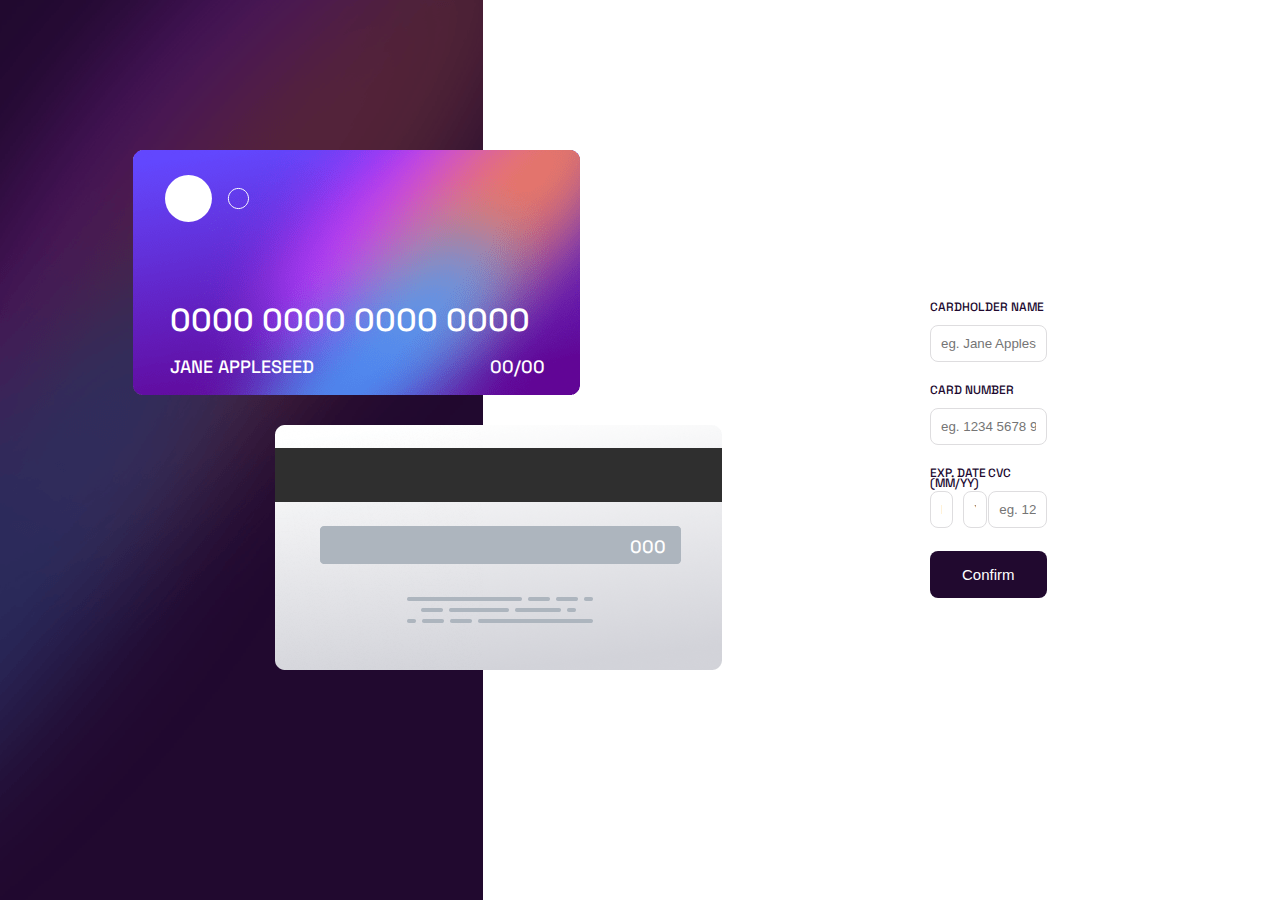
<file: interactive-card-details-form/src/index.html>
<!DOCTYPE html>
<html lang="en">
  <head>
    <meta charset="UTF-8" />
    <meta http-equiv="X-UA-Compatible" content="IE=edge" />
    <meta name="viewport" content="width=device-width, initial-scale=1.0" />
    <title>Interactive Card Details Form</title>
    <link rel="stylesheet" href="styles.css" />
    <style>
      @import url("https://fonts.googleapis.com/css2?family=Space+Grotesk:wght@500&display=swap");
    </style>
  </head>
  <body>
    <div class="main-container">
      <img class="gradient-bg" alt="gradient" />

      <div class="front-card">
        <img
          class="front-card-image"
          src="images/bg-card-front.png"
          alt="front-card"
        />
        <img class="card-logo" src="images/card-logo.svg" alt="card-logo" />
        <p class="card-number" placeholder="0000 0000 0000 0000">
          0000 0000 0000 0000
        </p>
        <p class="card-name">jane appleseed</p>
        <p class="card-expiry-date">00/00</p>
      </div>

      <div class="back-card">
        <img
          class="back-card-image"
          src="images/bg-card-back.png"
          alt="back-card"
        />
        <p class="card-cvc">000</p>
      </div>
      <div class="interactive-area">
        <div class="payment-details">
          <form class="card-form">
            <div class="card-holder-details">
              <label for="cardholder-name">CARDHOLDER NAME</label><br />
              <input
                type="text"
                id="cardholder-name"
                name="cardholder-name"
                placeholder="eg. Jane Appleseed"
              />
            </div>
            <br />
            <div class="card-number-details">
              <label for="card-number">CARD NUMBER</label><br />
              <input
                type="text"
                id="card-number"
                name="card-number"
                placeholder="eg. 1234 5678 9123 0000"
              /><br />
            </div>
            <br />
            <div class="card-expiry-cvc-details">
              <div class="card-expiry-details">
                <label for="card-number">EXP. DATE (MM/YY)</label><br />
                <div class="card-expiry-inputs">
                  <input
                    type="text"
                    id="exp-date-month"
                    name="exp-date-month"
                    placeholder="MM"
                  />
                  <input
                    type="text"
                    id="exp-date-year"
                    name="exp-date-year"
                    placeholder="YY"
                  />
                </div>
              </div>
              <div class="card-cvc-details">
                <label for="cvc">CVC</label>
                <br />
                <input type="text" id="cvc" name="cvc" placeholder="eg. 123" />
              </div>
            </div>
            <br />
          </form>
        </div>
        <div class="thank-you-area">
          <img src="images/icon-complete.svg" />
          <h2>THANK YOU!</h2>
          <p>We've added your card details</p>
        </div>
        <div class="card-confirm">
          <input type="button" id="confirm" name="confirm" value="Confirm" />
        </div>
      </div>
    </div>
  </body>
</html>
</file>
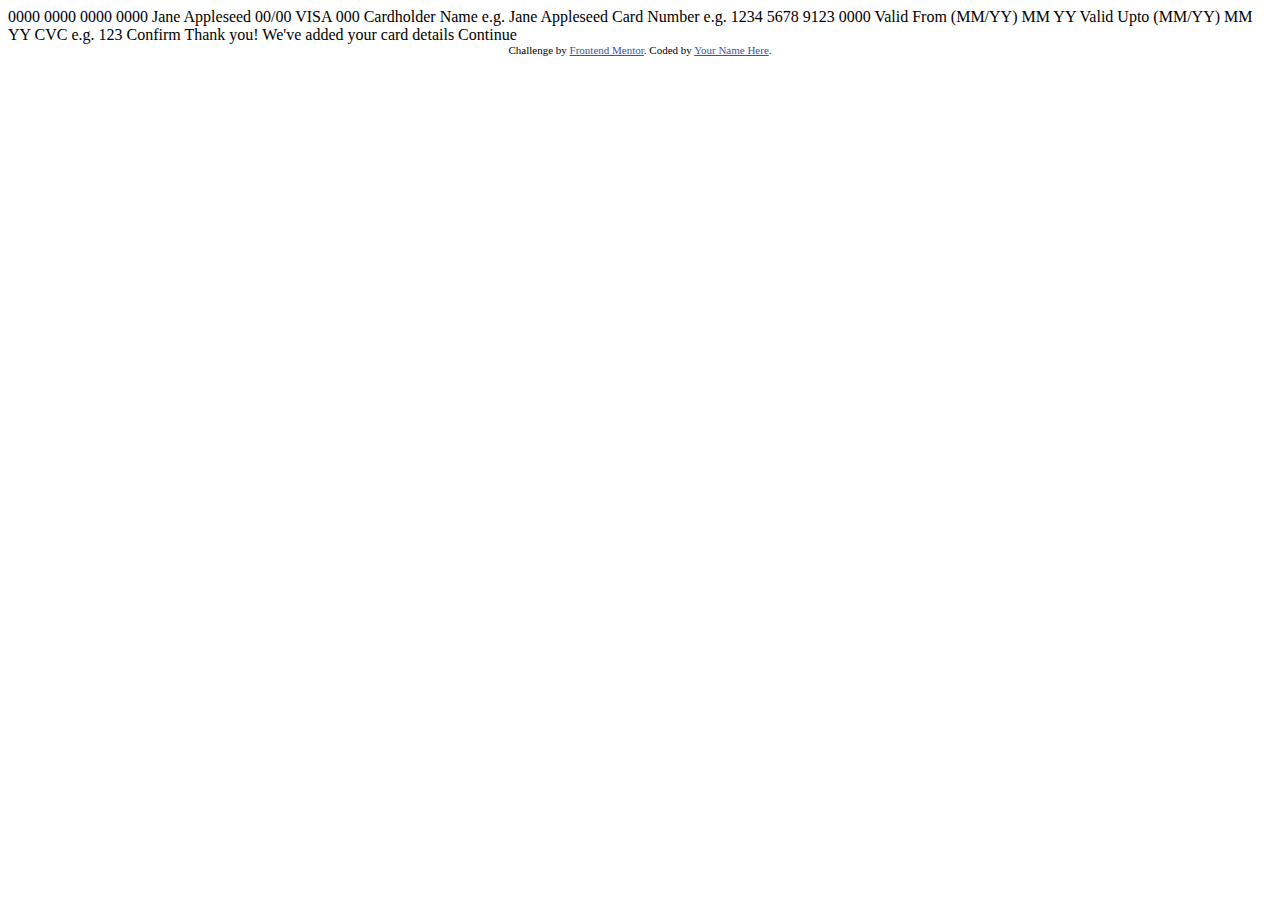
<file: interactive-card-details-form/starter-files/index.html>
<!DOCTYPE html>
<html lang="en">
<head>
  <meta charset="UTF-8">
  <meta name="viewport" content="width=device-width, initial-scale=1.0"> <!-- displays site properly based on user's device -->

  <link rel="icon" type="image/png" sizes="32x32" href="./images/favicon-32x32.png">
  
  <title>Frontend Mentor | Interactive card details form</title>

  <!-- Feel free to remove these styles or customise in your own stylesheet 👍 -->
  <style>
    .attribution { font-size: 11px; text-align: center; }
    .attribution a { color: hsl(228, 45%, 44%); }
  </style>
</head>
<body>

  0000 0000 0000 0000
  Jane Appleseed
  00/00
  VISA
  000

  Cardholder Name
  e.g. Jane Appleseed

  Card Number
  e.g. 1234 5678 9123 0000

  Valid From (MM/YY)
  MM
  YY
  
  Valid Upto (MM/YY)
  MM
  YY

  CVC
  e.g. 123

  Confirm

  <!-- Completed state start -->

  Thank you!
  We've added your card details
  Continue
  
  <div class="attribution">
    Challenge by <a href="https://www.frontendmentor.io?ref=challenge" target="_blank">Frontend Mentor</a>. 
    Coded by <a href="#">Your Name Here</a>.
  </div>
</body>
</html>
</file>
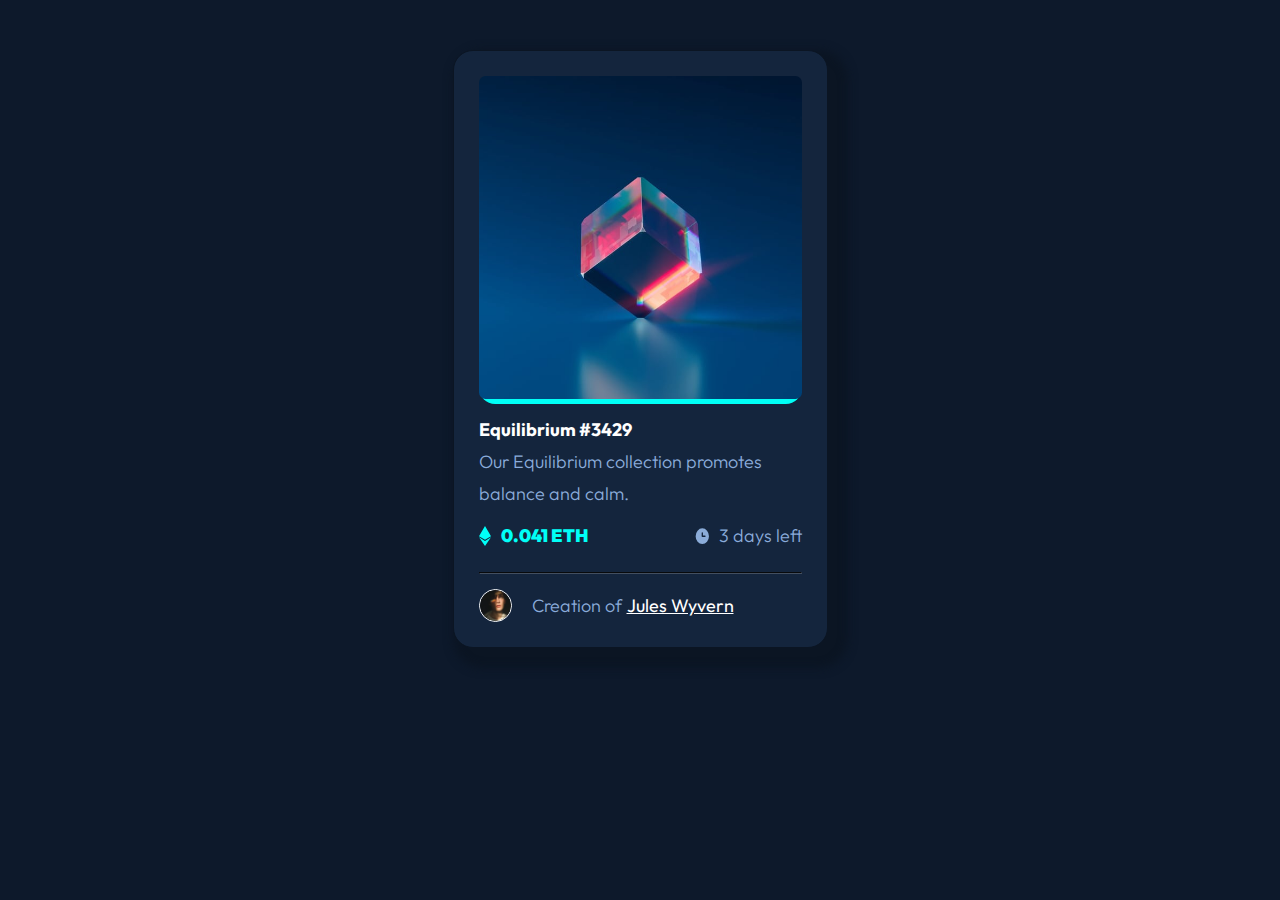
<file: nft-preview/src/index.html>
<!DOCTYPE html>
<html lang="en">
  <head>
    <meta charset="UTF-8" />
    <meta http-equiv="X-UA-Compatible" content="IE=edge" />
    <meta name="viewport" content="width=device-width, initial-scale=1.0" />
    <title>NFT Preview</title>
    <link rel="stylesheet" href="styles.css" />
    <style>
      @import url("https://fonts.googleapis.com/css2?family=Outfit:wght@300;400;600&display=swap");
    </style>
  </head>
  <body>
    <div class="container">
      <div class="nft-image">
        <img src="images/image-equilibrium.jpg" alt="equilibrium"/>
      </div>

      <div class="nft-description">
        <strong>Equilibrium #3429</strong>
        <p>Our Equilibrium collection promotes balance and calm.</p>
        <div class="price-and-time">
          <div class="nft-price">
            <img src="images/icon-ethereum.svg" height="20px" />
            <strong style="color: var(--cyan)">0.041 ETH</strong>
          </div>
          <div class="nft-time">
            <img src="images/icon-clock.svg" height="20px" width="25px"/>
            <p>3 days left</p>
          </div>
        </div>
      </div>
      <hr class="solid">
      <div class="creator-description">
        <img src="images/image-avatar.png" height="33px" />
        <p>Creation of</p>
        <a href="#">Jules Wyvern</a>
      </div>
    </div>
  </body>
</html>
</file>
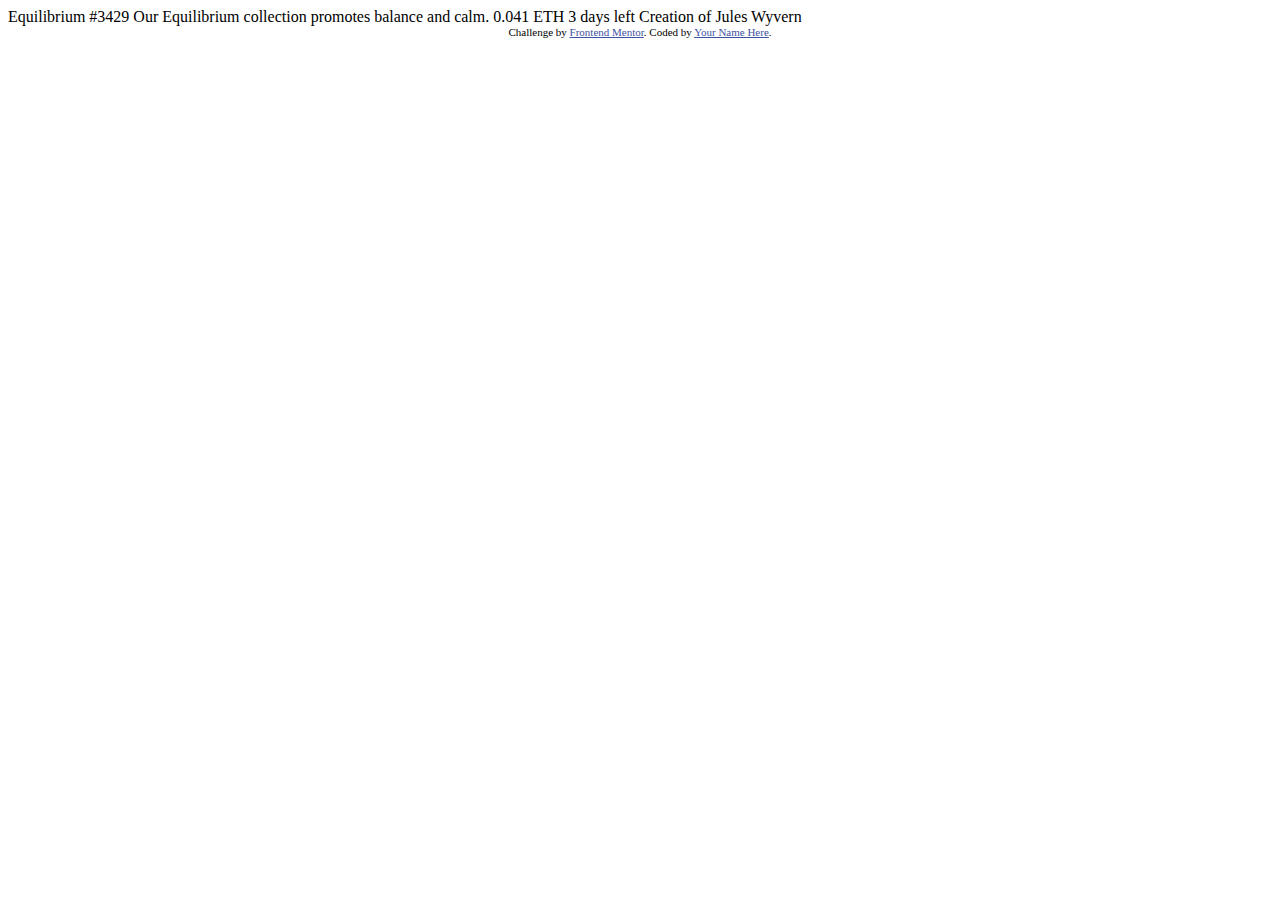
<file: nft-preview/starter-files/nft-preview-card-component-main/index.html>
<!DOCTYPE html>
<html lang="en">
<head>
  <meta charset="UTF-8">
  <meta name="viewport" content="width=device-width, initial-scale=1.0"> <!-- displays site properly based on user's device -->

  <link rel="icon" type="image/png" sizes="32x32" href="./images/favicon-32x32.png">
  
  <title>Frontend Mentor | NFT preview card component</title>

  <!-- Feel free to remove these styles or customise in your own stylesheet 👍 -->
  <style>
    .attribution { font-size: 11px; text-align: center; }
    .attribution a { color: hsl(228, 45%, 44%); }
  </style>
</head>
<body>

  Equilibrium #3429

  Our Equilibrium collection promotes balance and calm.

  0.041 ETH
  3 days left
  
  Creation of Jules Wyvern

  <div class="attribution">
    Challenge by <a href="https://www.frontendmentor.io?ref=challenge" target="_blank">Frontend Mentor</a>. 
    Coded by <a href="#">Your Name Here</a>.
  </div>
</body>
</html>
</file>
<file: interactive-card-details-form/src/styles.css>
:root {
  --red: hsl(0, 100%, 66%);
  --white: hsl(0, 0%, 100%);
  --light-grayish-violet: hsl(270, 3%, 87%);
  --dark-grayish-violet: hsl(279, 6%, 55%);
  --very-dark-violet: hsl(278, 68%, 11%);
}

* {
  margin: 0;
  padding: 0;
  box-sizing: border-box;
}

body {
  background-color: var(--white);
  font-size: 18px;
  font-weight: 500;
  font-family: "Space Grotesk", sans-serif;
}

/* Desktop */
.main-container {
  display: flex;
  height: 100%;
  width: 100%;
}

.front-card-image {
  position: relative;
  top: 150px;
  left: -350px;
}

.card-logo {
  position: absolute;
  top: 175px;
  left: 165px;
  z-index: 1;
}

.back-card-image {
  position: absolute;
  top: 425px;
  left: 275px;
}

.gradient-bg {
  content: url(images/bg-main-desktop.png);
}

.card-number {
  color: white;
  position: absolute;
  top: 300px;
  left: 170px;
  font-weight: 500;
  font-size: 32px;
}

.card-name {
  color: white;
  position: absolute;
  top: 355px;
  left: 170px;
  font-weight: 500;
  font-size: 18px;
  text-transform: uppercase;
}

.card-expiry-date {
  color: white;
  position: absolute;
  top: 355px;
  left: 490px;
  font-weight: 500;
  font-size: 18px;
  text-transform: uppercase;
}

.card-cvc {
  color: white;
  position: absolute;
  top: 535px;
  left: 630px;
  font-weight: 500;
  font-size: 18px;
  text-transform: uppercase;
}

.interactive-area {
  margin-right: 350px;
  text-align: center;
  display: flex;
  align-items: stretch;
  justify-content: center;
  flex-direction: column;
}

/* .payment-details {
  display: none;
} */

.thank-you-area {
  padding: 40px;
  display: none;
}

.thank-you-area h2 {
  font-weight: 500;
  margin: 20px 20px;
}

.thank-you-area p {
  color: var(--dark-grayish-violet);
}

.card-holder-details label {
  width: 100%;
  float: left;
  text-align: left;
  color: var(--very-dark-violet);
  font-size: 12px;
  font-weight: 500;
  line-height: 10px;
}
.card-holder-details input {
  width: 100%;
  padding: 10px 10px;
  border: 1px solid var(--light-grayish-violet);
  border-radius: 8px;
}

.card-number-details label {
  width: 100%;
  float: left;
  text-align: left;
  color: var(--very-dark-violet);
  font-size: 12px;
  font-weight: 500;
  line-height: 10px;
}
.card-number-details input {
  width: 100%;
  padding: 10px 10px;
  border: 1px solid var(--light-grayish-violet);
  border-radius: 8px;
}

.card-expiry-cvc-details {
  display: flex;
}

.card-expiry-cvc-details label {
  float: left;
  text-align: left;
  display: flex;
  color: var(--very-dark-violet);
  font-size: 12px;
  font-weight: 500;
  line-height: 10px;
}
.card-expiry-cvc-details input {
  width: 50%;
  padding: 10px 10px;
  border: 1px solid var(--light-grayish-violet);
  border-radius: 8px;
}

.card-expiry-details {
  width: 50%;
}

.card-cvc-details {
  width: 50%;
}
.card-cvc-details input {
  width: 100%;
}
.card-expiry-inputs {
  display: flex;
  justify-content: left;
}
.card-expiry-inputs {
  display: flex;
  justify-content: left;
}

#exp-date-month {
  width: 40%;
  padding: 10px 10px;
  border: 1px solid var(--light-grayish-violet);
  border-radius: 8px;
  margin-right: 10px;
}

#exp-date-year {
  width: 40%;
  padding: 10px 10px;
  border: 1px solid var(--light-grayish-violet);
  border-radius: 8px;
}

.card-confirm input {
  background-color: var(--very-dark-violet);
  border: none;
  color: white;
  padding: 15px 32px;
  text-align: center;
  display: inline-block;
  font-size: 15px;
  width: 100%;
  border-radius: 8px;
}
/* Mobile  */
@media (max-width: 425px) {
  .main-container {
    display: flex;
    height: 100%;
    width: 100%;
    flex-wrap: wrap;
  }

  .front-card-image {
    width: 250px;
    height: 138px;
    position: absolute;
    top: 152px;
    left: 80px;
    z-index: 2;
  }
  .back-card-image {
    width: 250px;
    position: absolute;
    top: 72px;
    left: 140px;
    z-index: 1;
  }

  .gradient-bg {
    content: url(images/bg-main-mobile.png);
    width: 100%;
  }

  .card-logo {
    position: absolute;
    top: 170px;
    left: 100px;
    z-index: 2;
    height: 30px;
  }

  .card-number {
    color: white;
    position: absolute;
    top: 230px;
    left: 105px;
    font-weight: 500;
    font-size: 18px;
    z-index: 2;
  }

  .card-name {
    color: white;
    position: absolute;
    top: 260px;
    left: 105px;
    font-weight: 500;
    font-size: 12px;
    z-index: 2;
    text-transform: uppercase;
  }

  .card-expiry-date {
    color: white;
    position: absolute;
    top: 260px;
    left: 280px;
    font-weight: 500;
    font-size: 12px;
    z-index: 2;
    text-transform: uppercase;
  }

  .card-cvc {
    color: white;
    position: absolute;
    top: 130px;
    left: 335px;
    font-weight: 500;
    font-size: 12px;
    z-index: 2;
    text-transform: uppercase;
  }

  .interactive-area {
    width: 100%;
    display: flex;
    flex-direction: column;
    justify-content: center;
    margin: 120px 25px 25px 25px;
  }
}
</file>
<file: nft-preview/src/styles.css>
:root {
  --soft-blue: hsl(215, 51%, 70%);
  --cyan: hsl(178, 100%, 50%);
  --main-bg: hsl(217, 54%, 11%);
  --main-border-bg: hsl(216, 53%, 9%);
  --card-bg: hsl(216, 50%, 16%);
  --line: hsl(215, 18%, 32%);
  --white: hsl(0, 0%, 100%);
}

* {
  margin: 0;
  padding: 0;
  box-sizing: border-box;
}

body {
  background-color: var(--main-bg);
  font-size: 18px;
  font-family: "Outfit", sans-serif;
}

.container {
  background-color: var(--card-bg);
  border-radius: 20px;
  margin: 50px auto;
  width: 375px;
  padding: 25px;
  box-shadow: 10px 10px 10px 10px var(--main-border-bg);
  border: 1px solid var(--main-border-bg);
}

.nft-image {
  background: var(--cyan);
  background-image: url(images/icon-view.svg);
  background-repeat: no-repeat;
  background-position: center;
  background-blend-mode: inherit;
  border-radius: 5%;
}
.nft-image img {
  width: 100%;
  height: 100%;
  border-radius: 2%;
  opacity: 1;
  transition: 0.3s ease-in-out;
}

.nft-image img:hover {
  cursor: pointer;
  opacity: 0.5;
}

.nft-description {
  line-height: 2rem;
  padding: 10px 0px;
}

hr {
  border-color: var(--line);
}

p {
  color: var(--soft-blue);
  font-weight: 300;
}

a {
  color: white;
}
a:hover {
  color: var(--cyan);
  cursor: pointer;
}

strong {
  color: white;
}
strong:hover {
  color: var(--cyan);
  cursor: pointer;
}

.price-and-time {
  display: flex;
  justify-content: space-between;
  padding: 10px 0px;
}

.nft-price {
  font-weight: 600;
  display: flex;
  align-items: center;
}

.nft-price img {
  padding-right: 10px;
}

.nft-time {
  font-weight: 300;
  display: flex;
  align-items: center;
}

.nft-time img {
  padding-right: 10px;
}

.creator-description {
  display: flex;
  padding-top: 10px;
  margin-top: 5px;
  align-items: center;
}

.creator-description img {
  border: 1px solid white;
  border-radius: 500px;
  margin-right: 20px;
}

.creator-description a {
  padding-left: 5px;
}
</file>
